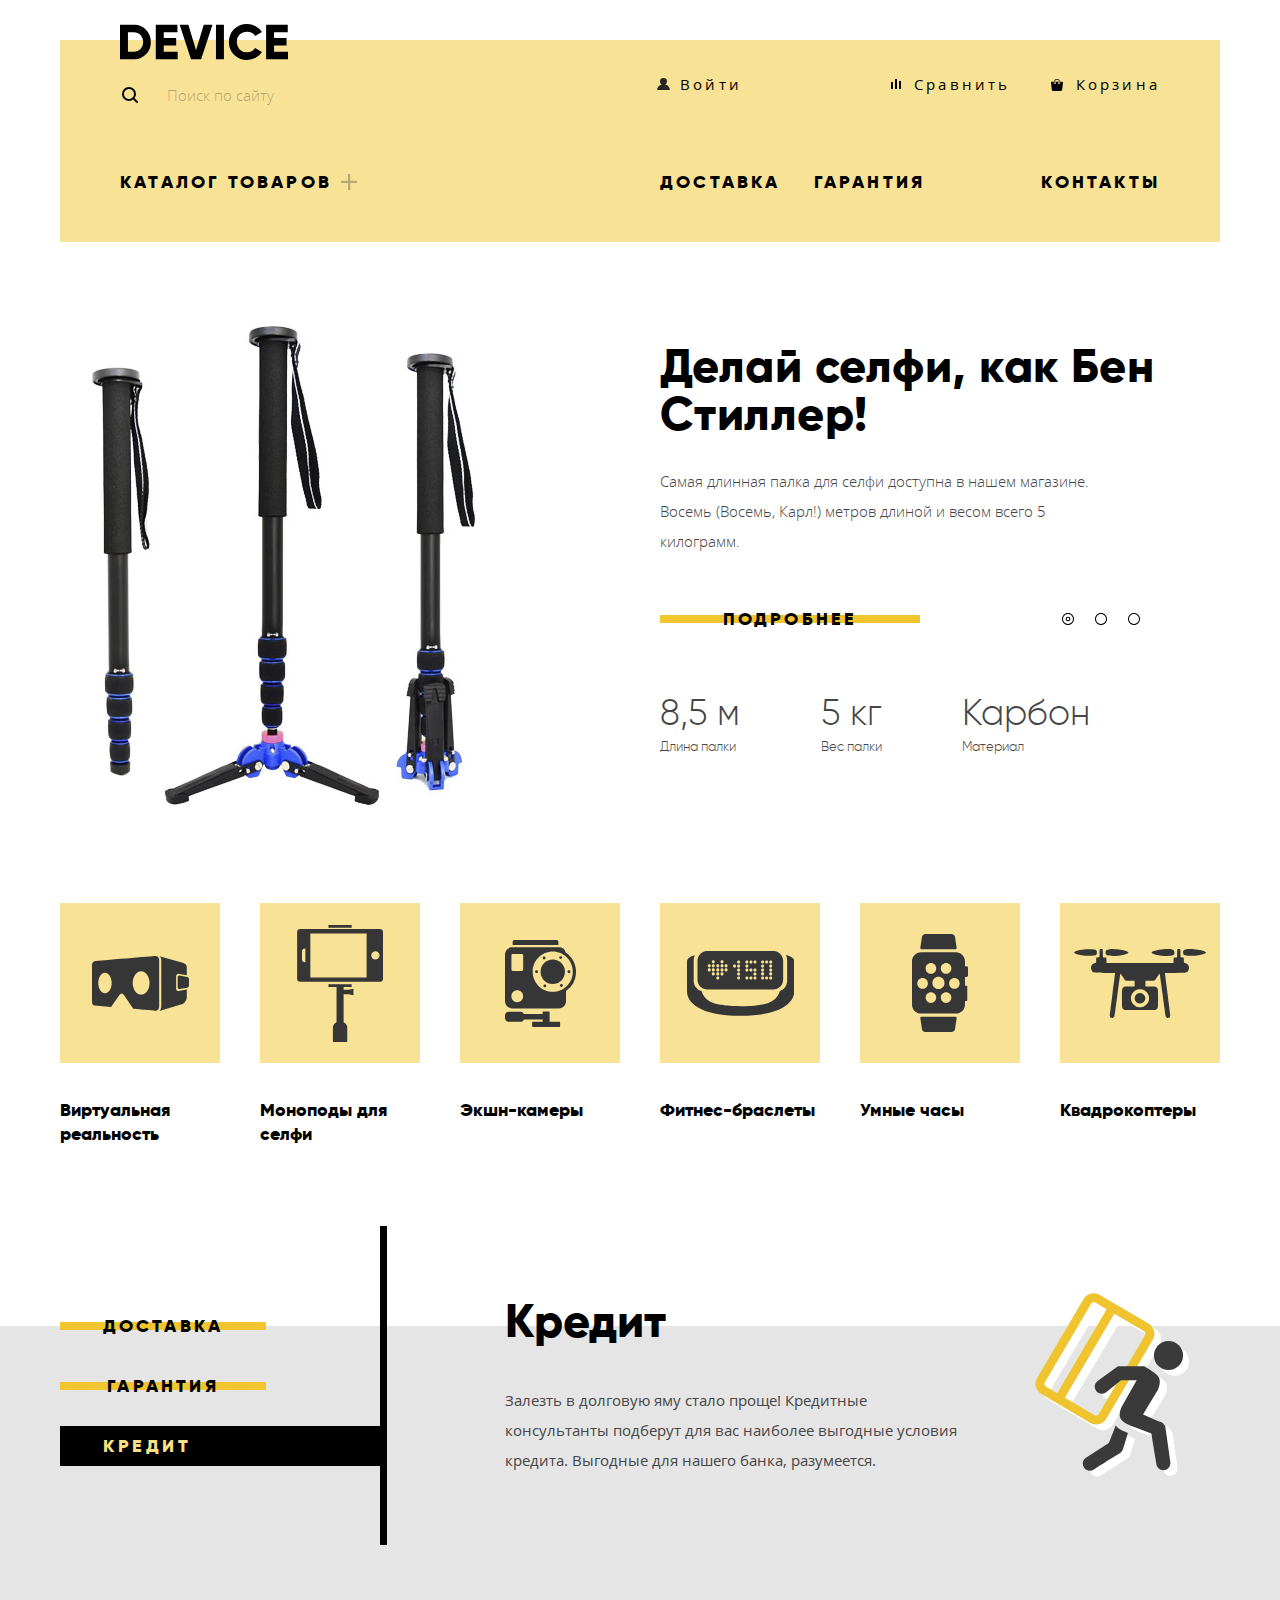
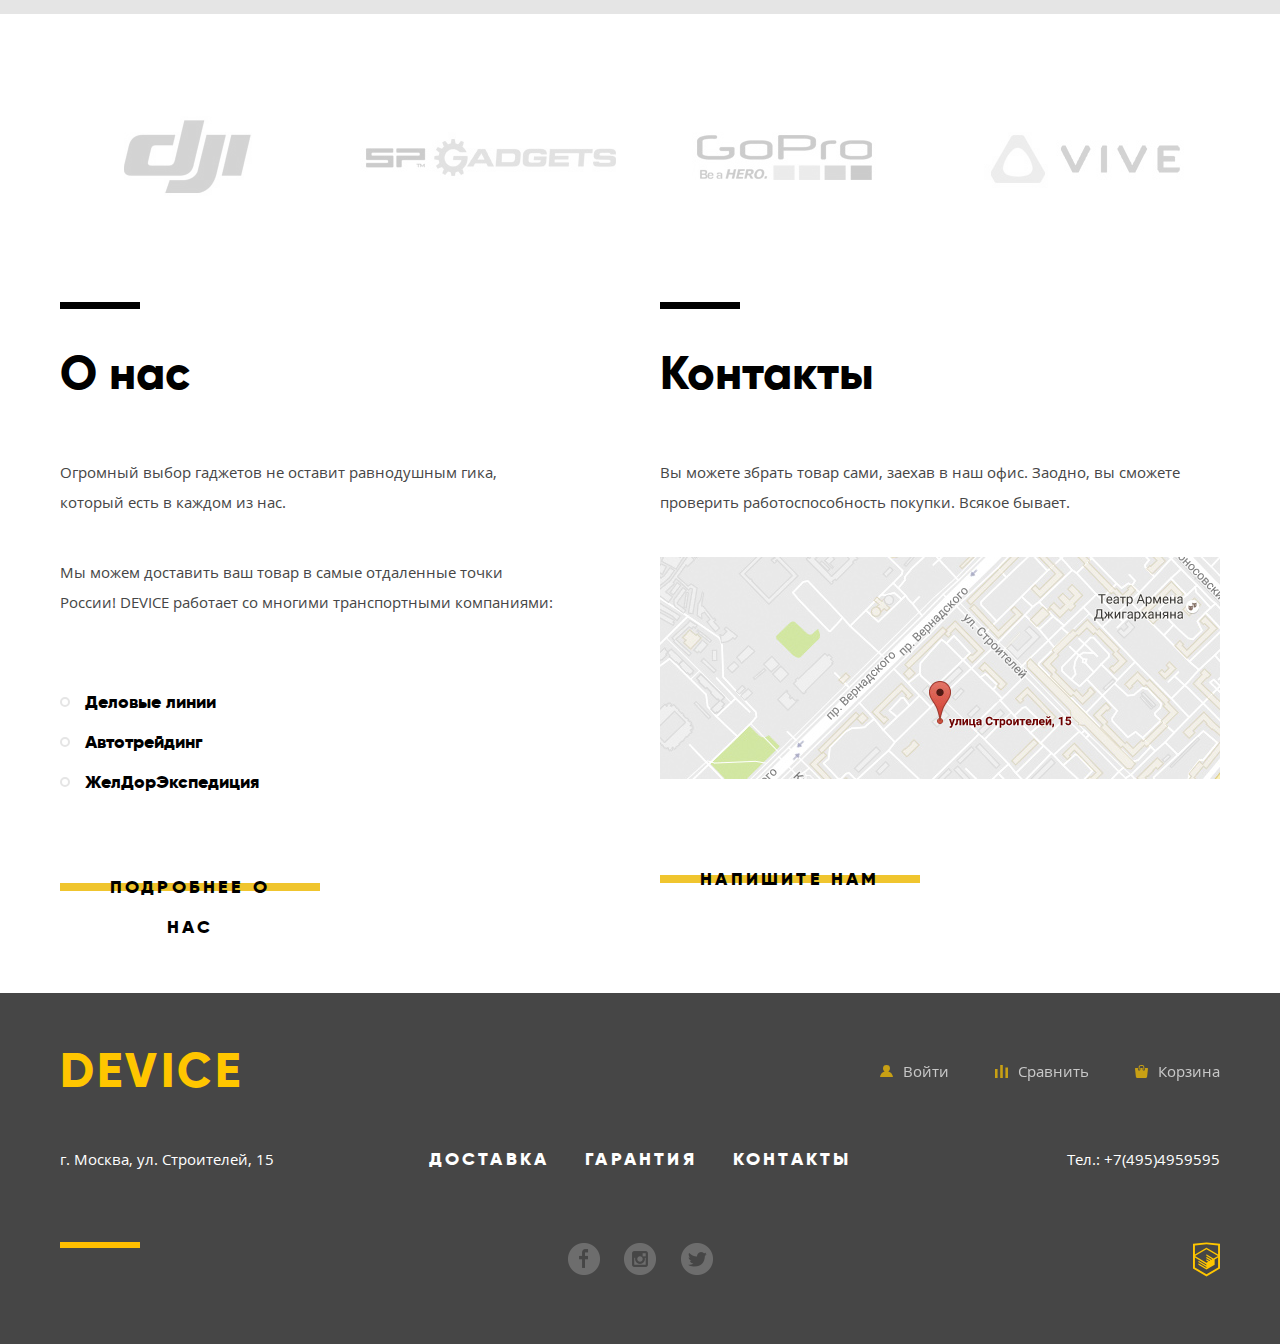
<file: index.html>
<!DOCTYPE html>
<html lang="ru">
  <head>
    <meta charset="utf-8">
    <title>HTML Academy: Девайс</title>
    <link href="css/reset.css" rel="stylesheet">
    <link href="css/style.min.css" rel="stylesheet">
  </head>
  <body>           
     <div class="container">
      <header class="main-header">
          <nav class="main-navigation">
              <div class="header-logo">
                <a class="main-header-logo">
                    <img src="img/logo.svg" width="168" height="54" alt="Логотип DEVICE" class="willfade">
                </a>
              </div>
                <ul class="user-navigation">
                    <li class="search-link user-item">
                      <form method="get" name="formforsearch" id="searchform" class="search-form">
                        <input class="search" name="search" placeholder="Поиск по сайту" type="search">
                        <button class="search-btn" type="submit">Найти</button>
                      </form>
                    </li>
                    <li class="user-item "><a href="login.html" class="willfade user-link user-link-login">Войти</a></li>
                    <li class="user-item compare"><a href="compare.html" class="willfade user-link user-link-compare" >Сравнить</a></li>
                    <li class="user-item cart">
                      <a href="cart.html" class="willfade user-link user-link-cart">Корзина</a>
                    </li>
                </ul>
                <ul class="site-navigation">
                  <li class="site-item catalog"><a href="catalog.html"  class="willfade site-link site-navigation-cotalog">Каталог товаров</a>
                    <nav class="submenu">
                      <ul class="submenu-column">
                        <li class="submenu-item"><a href="vr.html" class="willfade submenu-link">Виртуальная реальность</a></li>
                        <li class="submenu-item"><a href="monopod.html" class=" willfade submenu-link">Моноподы для селфи</a></li>
                        <li class="submenu-item"><a href="action-cam.html" class="willfade submenu-link">Экшн-камеры</a></li>
                      </ul>
                      <ul class="submenu-column">
                        <li class="submenu-item"><a href="fitness-bracelet.html" class="willfade submenu-link">Фитнес-браслеты</a></li>
                        <li class="submenu-item"><a href="smart-watch.html" class="willfade submenu-link">Умные часы</a></li>
                      </ul>
                      <ul class="submenu-column">
                        <li class="submenu-item"><a href="quadcopter.html" class="willfade submenu-link">Квадрокоптер</a></li>
                      </ul>
                    </nav>    
                  </li>
                  <li class="site-item delivery"><a href="delivery.html" class="willfade site-link">Доставка</a></li>
                  <li class="site-item guarantee"><a href="guarantee.html" class="willfade site-link">Гарантия</a></li>
                  <li class="site-item contact"><a href="contacts.html" class="willfade site-link">Контакты</a></li>
                </ul>
          </nav>
        </header>
      </div>  
      <main class="main-index">
<div class="container">

        <div class="slider-item slider1">
            <div class="slider-image"></div>
            <div class="slider-info">
              <h2 class="title">
                Делай селфи, как Бен Стиллер!
              </h2>
              <p class="slider-text">Самая длинная палка для селфи доступна в нашем магазине.
                Восемь (Восемь, Карл!) метров длиной и весом всего 5 килограмм.
              </p>
    
                <div class="slider-button">
                    <a class="button btn-communication" href="about.html">ПОДРОБНЕЕ</a>
                    <ul>
                      <li>
                          <a class="slider-btn-active " href=""></a>
                      </li>
                      <li>
                          <a class="slider-btn" href=""></a>
                      </li>
                      <li>
                          <a class="slider-btn"></a>
                      </li>
                    </ul>
                </div>
                <div class="slider-advantages1">
                  <div>
                      <p class="advantages-name">8,5 м</p>
                      <p class="advantages-description">Длина палки</p>
                  </div>
                  <div>
                      <p class="advantages-name">5 кг</p>
                      <p class="advantages-description">Вес палки</p>
                  </div>
                  <div>
                      <p class="advantages-name">Карбон</p>
                      <p class="advantages-description">Материал</p>
                  </div>
                </div>
            </div>
          </div>

          <div class="slider-item slider2 visually-hidden">
              <div class="slider-image"></div>
              <div class="slider-info">
                <h2 class="title">
                 Худеем правильно!
                </h2>
                <p class="slider-text">Мотивирующие фитнес-браслеты помогут найти в себе силы не пропускать занятия и соблюдать диету.</p>
      
                  <div class="slider-button">
                      <a class="button btn-about btn-communication" href="about.html">ПОДРОБНЕЕ</a>
                      <ul class="slider-item">
                        <li>
                            <a class="slider-btn " href=""></a>
                        </li>
                        <li>
                            <a class="slider-btn-active" href=""></a>
                        </li>
                        <li>
                            <a class="slider-btn"></a>
                        </li>
                      </ul>
                  </div>
                  <div class="slider-advantages">
                    <div>
                        <p class="advantages-name">48 часов</p>
                        <p class="advantages-description">Без подзарядки</p>
                    </div>
                  </div>
              </div>
            </div>

          <div class="slider-item slider3 visually-hidden">
              <div class="slider-image"></div>
              <div class="slider-info">
                <h2 class="title">
                  Пархает как бабочка, жалит как пчела!
                </h2>
                <p class="slider-text">Этот обычный, на первый взгляд, квадрокоптер оснащен
                  мощным лазером, замаскированным под стандартную камеру.</p>
      
                  <div class="slider-button">
                      <a class="button btn-communication" href="about.html">ПОДРОБНЕЕ</a>
                      <ul class="slider-item">
                        <li>
                            <a class="slider-btn " href=""></a>
                        </li>
                        <li>
                            <a class="slider-btn" href=""></a>
                        </li>
                        <li>
                            <a class="slider-btn-active"></a>
                        </li>
                      </ul>
                  </div>
                  <div class="slider-advantages">
                    <div>
                        <p class="advantages-name">800 м</p>
                        <p class="advantages-description">Дальность полета</p>
                    </div>
                    <div>
                        <p class="advantages-name">50 м</p>
                        <p class="advantages-description">Радиус поражения</p>
                    </div>
                  </div>
              </div>
            </div>

      <section class="categories-catalog">
        <ul class="categories-list">
          <li class="categories-item">
            <a href="">
                <div class="categories-thumb">
                  <p class="popular popular-1"> </p>
                </div>

                <div class="categories-title">
                    <h3>
                        Виртуальная реальность
                    </h3>
                </div>
            </a>
          </li>
          <li class="categories-item">
              <a href="">
                  <div class="categories-thumb">
                      <p class=" popular popular-2"> </p>
                  </div>
                  <div class="categories-title">
                      <h3>
                          Моноподы для селфи
                      </h3>
                  </div>
              </a>
          </li>
          <li class="categories-item">
              <a href="">
                  <div class="categories-thumb">
                      <p class=" popular popular-3"> </p>
                    </div>
                  <div class="categories-title">
                      <h3>
                          Экшн-камеры
                      </h3>
                  </div>
              </a>
          </li>
          <li class="categories-item">
              <a href="">
                  <div class="categories-thumb">
                      <p class="popular popular-4"> </p>
                    </div>
                  <div class="categories-title">
                      <h3>
                          Фитнес-браслеты
                      </h3>
                  </div>
              </a>
          </li>
          <li class="categories-item">
              <a href="">
                  <div class="categories-thumb">
                      <p class="popular popular-5"> </p>
                    </div>
                  <div class="categories-title">
                      <h3>
                          Умные часы
                      </h3>
                  </div>
              </a>
          </li>
          <li class="categories-item">
              <a href="">
                  <div class="categories-thumb">
                      <p class="popular popular-6"> </p>
                    </div>
                  <div class="categories-title">
                      <h3>
                          Квадрокоптеры
                      </h3>
                  </div>
              </a>
          </li>
        </ul>
      </section>
    </div>

      <section class="advantages ">
        <div class="container">
          <div class="advantages-info ">
            <div class="button-column">
                <a class="button btn-communication" href="">ДОСТАВКА</a>
                <a class="button btn-communication" href="">ГАРАНТИЯ</a>
                <p class="advantages-active">КРЕДИТ</p>
              </div>
            <div class="advantages-line"></div>
            <div class="advantages-text">
              <h2 class="title">Кредит</h2>
              <p>Залезть в долговую яму стало проще! Кредитные консультанты подберут для вас наиболее выгодные условия кредита. Выгодные для нашего банка, разумеется.</p>
            </div>
           <div class="credit-img"></div>
          </div>

          <div class="advantages-info warranty visually-hidden  ">
            <div class="button-column">
                <a class="button btn-communication" href="">ДОСТАВКА</a>
                <p class="advantages-active" >ГАРАНТИЯ</p>
                <a class="button btn-communication" href="" >КРЕДИТ</a>
              </div>
            <div class="advantages-line"></div>
            <div class="advantages-text">
              <h2 class="title">Гарантия</h2>
              <p>Если из-за возгорания купленного у нас товара у вас сгорит дом - не переживайте, мы выдадим вам новый. Товар, не дом, конечно же.</p>
            </div>
           <div class="warranty-img"></div>
          </div>

          <div class="advantages-info visually-hidden ">
            <div class="button-column">
                <p class="advantages-active" >ДОСТАВКА</p>
                <a class="button btn-communication" href="">ГАРАНТИЯ</a>
                <a class="button  btn-communication" href="">КРЕДИТ</a>
            </div>
            <div class="advantages-line"></div>
            <div class="advantages-text">
              <h2 class="title">Доставка</h2>
              <p>Мы с удовольствием доставим ваш товар прямо к вашему подъезду совершенно бесплатно! Ведь мы неплохо заработаем, поднимая его на ваш этаж.</p>
            </div>
           <div class="delivery-img"></div>
          </div>
        </div>
      </section>

      <div class="container">
          <ul class="brand-list brand-catalog">
            <li class="brand-item">
                <a href="">
                    <p class="brand-img logo-1"></p>
                </a>
            </li>
            <li class="brand-item">
                <a href="">
                    <p class="brand-img logo-2">
                       
                    </p>
                </a>
            </li>
            <li class="brand-item">
                <a href="">
                    <p class="brand-img logo-3">
                        
                    </p>
                </a>
              </li>
            <li class="brand-item">
                <a href="">
                    <p class="brand-img logo-4">
                       
                    </p>
                </a>
            </li>
         </ul>
         

      
      <section class="modal modal-message">
          <h2 class="visually-hidden" >Форма обратной связи</h2>
          <button class="modal-close" type="button" value = "Закрыть это окно">Закрыть</button>
          <form class="message-form" name="sentMessage" id="contactForm">   
              <div class="name-email">     
                  <div class="form-group">
                    <label for="name" class="sentlabel">Ваше имя</label>
                    <input name="name" class="sentinput" type="text" id="name"  placeholder="Имя Фамилия">
                  </div>
                  <div class="form-group">
                    <label for="email" class="sentlabel">Ваш e-mail</label>
                    <input name="email" class="sentinput" id="email" type="email"  placeholder="email@example.com">
                  </div>
                </div>  
              
                  <div class="message-group">
                    <label for="message" class="sentlabel">Текст письма:</label>
                    <textarea name="message" class="sentinput textarea" id="message"  placeholder="В свободной форме " ></textarea>
                  </div>
              <button class="button" type="submit">ОТПРАВИТЬ</button>
            
            </form>
      </section>
        <div class="communication-columns">
        <section class="about-communication">
            <div class="black-line"></div>
            <h2 class="title">О нас</h2>
            <p class="communication-columns-text">
              Огромный выбор гаджетов не оставит равнодушным гика,<br>
              который есть в каждом из нас.
            </p>
            <p>
              Мы можем доставить ваш товар в самые отдаленные точки<br>
              России! DEVICE работает со многими транспортными компаниями:
            </p>
    
            <ul class="logistics">
              <li class="logistic-icon">Деловые линии</li>
              <li class="logistic-icon avtotreid">Автотрейдинг</li>
              <li class="logistic-icon">ЖелДорЭкспедиция</li>
            </ul>
            <a class="button  btn-communication" href="about.html">ПОДРОБНЕЕ О НАС</a>
          </section>
    
          <section class="contacts-communication">
              <div class="black-line"></div>
            <h2 class="title">Контакты</h2>
            <p class="communication-columns-text">
              Вы можете збрать товар сами, заехав в наш офис. Заодно, вы сможете <br>
              проверить работоспособность покупки. Всякое бывает.
            </p>
            <!--Здесь будет карта-->
            <a class=" contacts-button-map" href="">
                <img src="img/map.jpg" class="contacts-communication-map " width="560" height="222" alt="Схема проезда">
            </a>
            <a class="button btn-communication send-message" href="">НАПИШИТЕ НАМ</a>
          </section>
        </div>

          <section class="modal modal-map">
            <h2 class="visually-hidden">
              Как до нас добраться
            </h2>
            <iframe src="https://www.google.com/maps/embed?pb=!1m18!1m12!1m3!1d1998.6037999040354!2d30.322010416394033!3d59.938716271971415!2m3!1f0!2f0!3f0!3m2!1i1024!2i768!4f13.1!3m3!1m2!1s0x4696310fca5ba729%3A0xea9c53d4493c879f!2sBolshaya+Konyushennaya+ul.%2C+19%2C+Sankt-Peterburg%2C+Russia%2C+191186!5e0!3m2!1sen!2s!4v1441888483426" width="960" height="559" allowfullscreen></iframe>

            <button class="modal-close" type="button" value = "Закрыть это окно">Закрыть</button>
          </section>
  </div>
</main>

    <footer class="main-footer">
        <div class="container">
          <div class="footerrow">
              <div class="logo willfade">DEVICE</div>
              <ul class="footer-user-navigation">
                  <li class="user-item login-footer">
                    <a href="login.html" class="willfadesecond user-link user-login">Войти</a>
                  </li>
                  <li class="user-item compare-footer "><a href="compare.html" class="willfadesecond user-link user-compare" >Сравнить</a></li>
                  <li class="user-item cart-footer"><a href="cart.html" class="willfadesecond user-link user-cart ">Корзина</a></li>
              </ul>
          </div>
          <div class="footerrow centerrow">
            <div class="address">
              <p class="footer-contacts">
                г. Москва, ул. Строителей, 15
              </p>
            </div>
              <nav class="footer-navigation">
                <ul class="footer-site-navigation">
                  <li><a href="delivery.html" class="willfade site-link">Доставка</a></li>
                  <li class="guarantee-footer"><a href="guarantee.html" class=" willfade site-link">Гарантия</a></li>
                  <li><a href="contacts.html" class="willfade site-link">Контакты</a></li>
                </ul>
              </nav>
              <div class="contacts">
                <p class="footer-contacts">
                  <a href="tel:+74954959595">Тел.: +7(495)4959595</a>
                </p>
              </div>
            </div>
          <div class="footerrow">
              <div class="footer-line"></div>
              <div class="footer-social">
                  <ul class="footer-social-navigation">
                      <li><a class="social-button willfadesecond" href="#" aria-label="Наша компания в Фейсбук"><img src="img/facebook.png" width="32" 
                        height="32" alt="Иконка Фейсбук"></a></li>
                      <li class="icon-inst"><a class="social-button willfadesecond" href="#" aria-label="Наша компания в Инстаграм"><img src="img/instagram.png" width="32" 
                        height="32" alt="Иконка Инстаграм"></a></li>
                      <li><a class="social-button willfadesecond" href="#" aria-label="Наша компания в Твиттер"><img src="img/twitter.png" width="32" 
                        height="32" alt="Иконка Твиттер"></a></li>
                  </ul>
              </div>
              <div class="logo-academy">
              <a href="https://htmlacademy.ru/intensive/htmlcss" class="academy-logo willfade">
                <img src="img/svg-device/logo-html.svg" width="27" height="35" alt="Логотип htmlacademy">
              </a>
              </div>
          </div>
        </div>

        
 </footer>   

 <script>
  var link = document.querySelector(".send-message");
  
  var popup = document.querySelector(".modal-message");
  var close = popup.querySelector(".modal-close");
  
  var form = popup.querySelector("form");
  var name = popup.querySelector("[name=name]");
  var email = popup.querySelector("[name=email]");
  var message = popup.querySelector("[name=message]");
  
  var isStorageSupport = true;
  var storage = "";

  try {
    storage = localStorage.getItem("name");
  } catch (err) {
    isStorageSupport = false;
  }
  
  link.addEventListener("click", function (evt) {
    evt.preventDefault();
    popup.classList.add("modal-show");
    
    if (storage) {
      name.value = storage;
      email.focus();
    } else {
      name.focus();
    }
  });
  
  close.addEventListener("click", function (evt) {
    evt.preventDefault();
    popup.classList.remove("modal-show");
    popup.classList.remove("modal-error");
  });
  
  form.addEventListener("submit", function (evt) {
    if (!name.value || !email.value) {
      evt.preventDefault();
      popup.classList.remove("modal-error");
      popup.offsetWidth = popup.offsetWidth;
      popup.classList.add("modal-error");
    } else {
      if (isStorageSupport) {
        localStorage.setItem("name", name.value);
      }
    }
  });
  
  window.addEventListener("keydown", function (evt) {
    if (evt.keyCode === 27) {
      evt.preventDefault();
      if (popup.classList.contains("modal-show")) {
        popup.classList.remove("modal-show");
        popup.classList.remove("modal-error");
      }
    }
  });

  var mapLink = document.querySelector(".contacts-button-map");

  var mapPopup = document.querySelector(".modal-map");
  var mapClose = mapPopup.querySelector(".modal-close");

  mapLink.addEventListener("click", function (evt) {
    evt.preventDefault();
    mapPopup.classList.add("modal-show");
  });

  mapClose.addEventListener("click", function (evt) {
    evt.preventDefault();
    mapPopup.classList.remove("modal-show");
  });

  window.addEventListener("keydown", function (evt) {
    evt.preventDefault();
    if (evt.keyCode === 27) {
      if (mapPopup.classList.contains("modal-show")) {
        mapPopup.classList.remove("modal-show");
      }
    }
  });
  
  </script>


  </body>
</html>
</file>
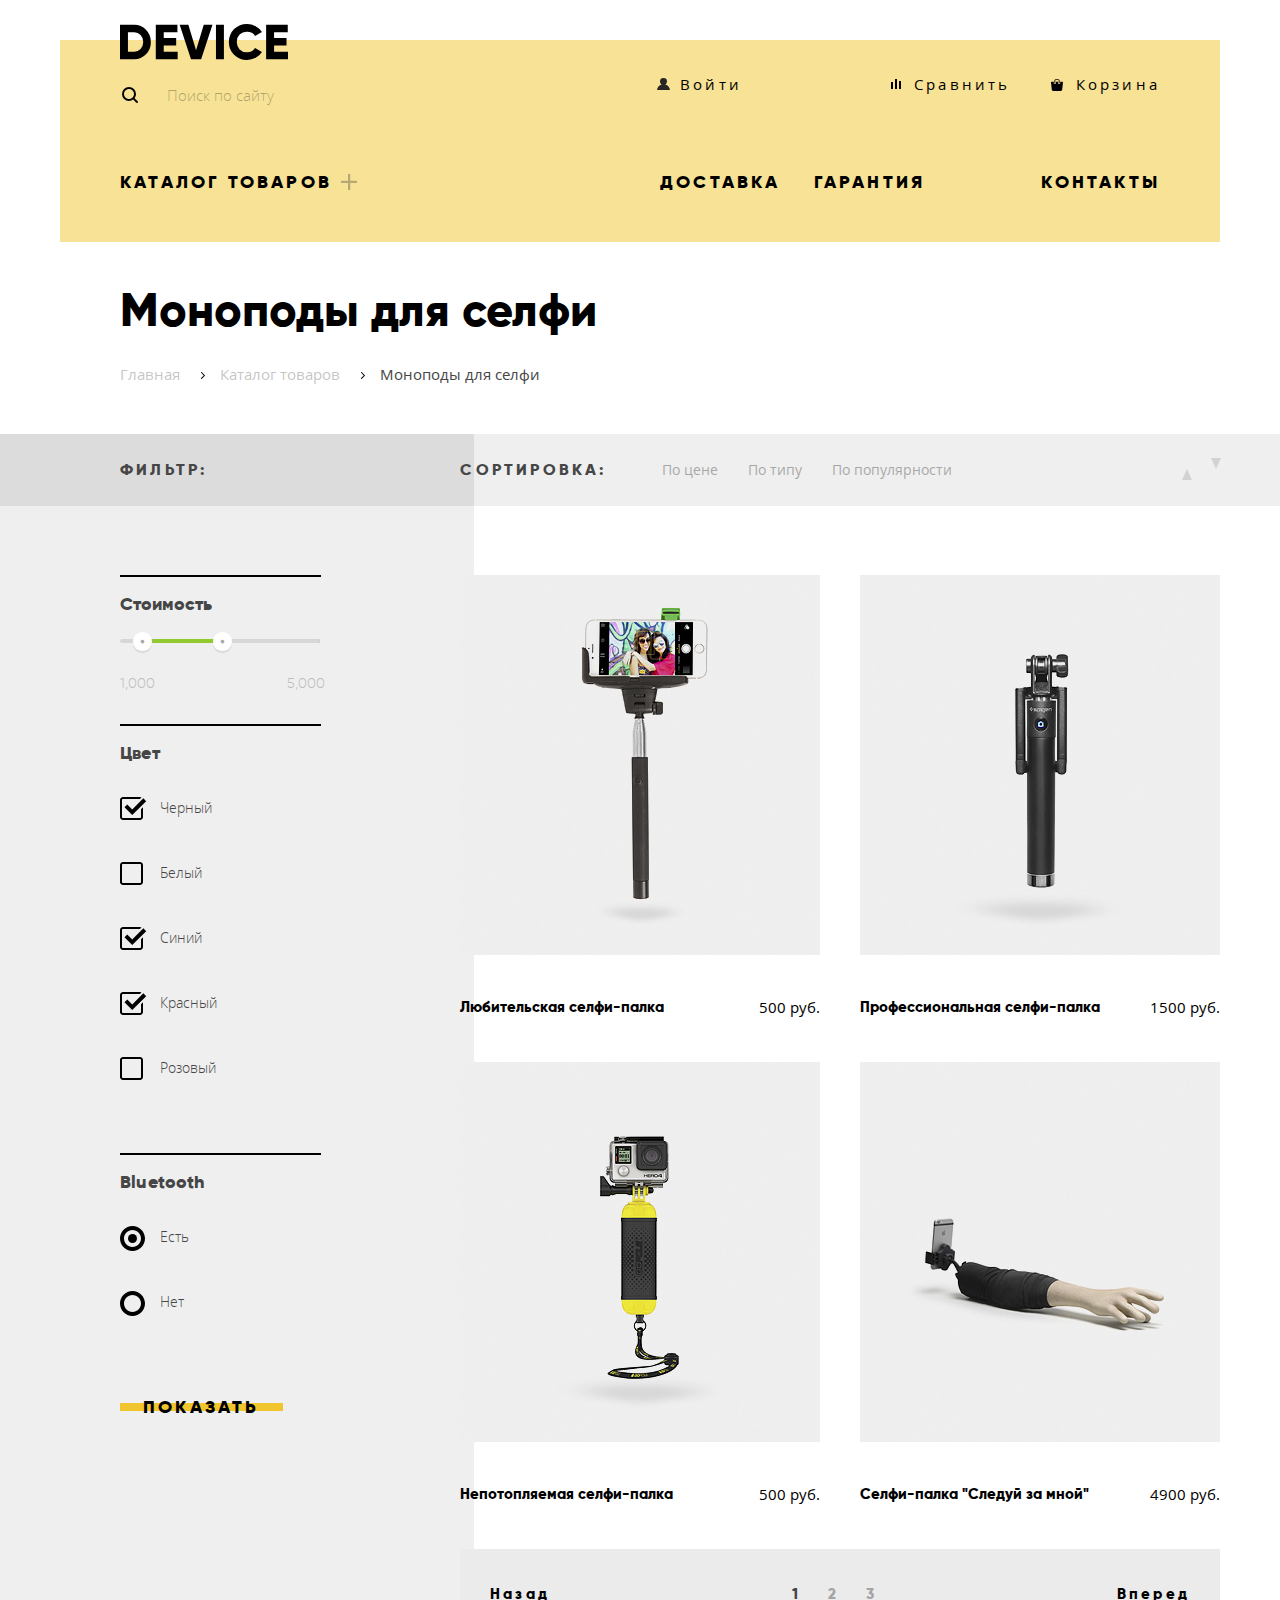
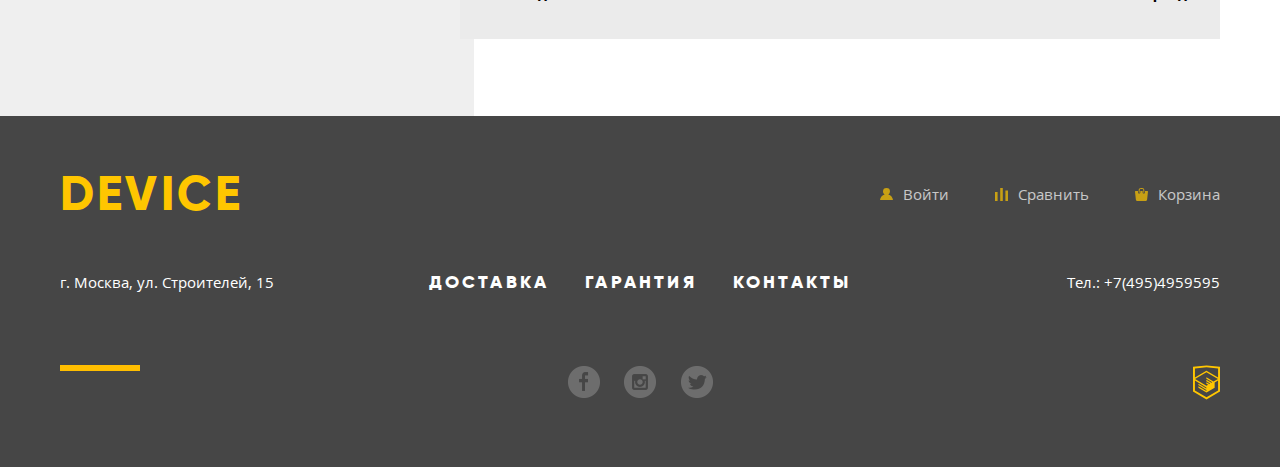
<file: catalog.html>
<!DOCTYPE html>
<html lang="ru">
  <head>
    <meta charset="utf-8">
    <title>HTML Academy: Девайс</title>
    <link href="css/reset.css" rel="stylesheet">
    <link href="css/style.min.css" rel="stylesheet">
  
  </head>
  <body>
    <div class="container">
        <header class="main-header">
            <nav class="main-navigation">
                <div class="header-logo">
                    <a class="main-header-logo" href="index.html">
                        <img src="img/logo.svg" width="168" height="54" alt="Логотип DEVICE" class="willfade">
                    </a>
                </div>
                <ul class="user-navigation">
                    <li class="search-link user-item">
                    <form method="get" name="formforsearch" id="searchform" class="search-form">
                        <input class="search" name="search" placeholder="Поиск по сайту" type="search">
                        <button class="search-btn" type="submit">Найти</button>
                    </form>
                    </li>
                    <li class="user-item "><a href="login.html" class="willfade user-link user-link-login">Войти</a></li>
                    <li class="user-item compare"><a href="compare.html" class="willfade user-link user-link-compare" >Сравнить</a></li>
                    <li class="user-item cart">
                    <a href="cart.html" class="willfade user-link user-link-cart">Корзина</a>
                    </li>
                </ul>
                <ul class="site-navigation">
                    <li class="site-item catalog"><a href="catalog.html"  class="willfade site-link site-navigation-cotalog">Каталог товаров</a>
                        <nav class="submenu">
                            <ul class="submenu-column">
                                <li class="submenu-item"><a href="vr.html" class="willfade submenu-link">Виртуальная реальность</a></li>
                                <li class="submenu-item"><a href="monopod.html" class=" willfade submenu-link">Моноподы для селфи</a></li>
                                <li class="submenu-item"><a href="action-cam.html" class="willfade submenu-link">Экшн-камеры</a></li>
                            </ul>
                            <ul class="submenu-column">
                                <li class="submenu-item"><a href="fitness-bracelet.html" class="willfade submenu-link">Фитнес-браслеты</a></li>
                                <li class="submenu-item"><a href="smart-watch.html" class="willfade submenu-link">Умные часы</a></li>
                            </ul>
                            <ul class="submenu-column">
                                <li class="submenu-item"><a href="quadcopter.html" class="willfade submenu-link">Квадрокоптер</a></li>
                            </ul>
                        </nav>    
                    </li>
                    <li class="site-item delivery"><a href="delivery.html" class="willfade site-link">Доставка</a></li>
                    <li class="site-item guarantee"><a href="guarantee.html" class="willfade site-link">Гарантия</a></li>
                    <li class="site-item contact"><a href="contacts.html" class="willfade site-link">Контакты</a></li>
                </ul>
            </nav>
        </header>
    </div>  


        <main class="main">
           <div class="container">
            <div class="catalog-page-title">
                <h1 class="title page-title">Моноподы для селфи</h1>
                <ul class="breadcrumbs">
                    <li><a href="index.html" class="breadcrumbs-item">Главная</a></li>
                    <li><a href="catalog.html" class="breadcrumbs-item">Каталог товаров</a></li>
                    <li class="breadcrumbs-current">Моноподы для селфи</li>
                </ul>
            </div>
             </div>


        <div class="filters-container">
                <div class="container">
                    <div class="catalog-filters">
                            <ul class="filters-item">
                                <li class="filters-name one"><h3>ФИЛЬТР:</h3></li>
                                <li class="filters-name two"><h3>СОРТИРОВКА:</h3></li>
                                <li class="sort-item sort-price"><a href="" class="">По цене</a></li>
                                <li class="sort-item sort-type"><a href="" class="">По типу</a></li>
                                <li class="sort-item sort-popularity"><a href="" class="">По популярности</a></li>
                                <li class="upward-direction">
                                    <a class="upward" href="#" aria-label="Снизу вверх">
                                    </a>
                                </li>
                                <li class="downward-direction">
                                    <a class="downward" href="#" aria-label="Сверху вниз">
                                    </a>
                                </li>
                            </ul>
                        </div>
                    </div>
            </div>

<div class="catalog-container">
    <div class="container">
            <div class="catalog-columns">
                    <section class="filters">
                        <h2 class="visually-hidden">Фильтр товаров</h2>
                        <form class="filter" method="get" action="https://echo.htmlacademy.ru">
                            <div class="filters-line"></div>
                            <fieldset>
                                    <legend>Стоимость</legend>
                                    <div class="rangeslider">
                                        <div id="slider-range"></div>
                                        <div class="row slider-labels">
                                            <div>
                                               <span id="slider-range-value1" class="rng range_max light left"></span>
                                            </div>
                                            <div >
                                               <span id="slider-range-value2" class="rng range_max light right"></span>
                                            </div>
                                          </div>                                          
                                    </div>
                             </fieldset>
                            <div class="filters-line"></div>
                            <fieldset>
                                <legend class="legend">Цвет</legend>
                                <ul>
                                    <li class="filter-option">
                                        <label class="checkbox">
                                            <input class="visually-hidden filter-input filter-input-checkbox" type="checkbox" name="black" id="filter-black" checked>
                                            <span class="checkbox_mark"></span>
                                        Черный
                                        </label>
                                    </li>
                                    <li class="filter-option">
                                        <label class="checkbox">
                                            <input class="visually-hidden filter-input filter-input-checkbox" type="checkbox" name="white" id="filter-white" >
                                            <span class="checkbox_mark"></span>
                                            Белый
                                        </label>
                                    </li>
                                    <li class="filter-option">
                                        <label class="checkbox">
                                            <input class="visually-hidden filter-input filter-input-checkbox" type="checkbox" name="dark-blue" id="filter-dark-blue" checked>
                                            <span class="checkbox_mark"></span>
                                            Синий
                                        </label>
                                    </li>
                                    <li class="filter-option">
                                        <label class="checkbox">
                                            <input class="visually-hidden filter-input filter-input-checkbox" type="checkbox" name="red" id="filter-red"  checked>
                                            <span class="checkbox_mark"></span>
                                        Красный   
                                        </label>
                                    </li>
                                    <li class="filter-option">
                                        <label class="checkbox">
                                            <input class="visually-hidden filter-input filter-input-checkbox" type="checkbox" name="pink" id="filter-pink" >
                                            <span class="checkbox_mark"></span>
                                            Розовый
                                        </label>
                                    </li>
                                </ul>
                            </fieldset>
                            <div class="filters-line"></div>
                            <fieldset>
                                <legend class="legend">Bluetooth</legend>
                                <ul>
                                    <li class="filter-option">
                                        <label class="checkbox">
                                            <input class="visually-hidden filter-input filter-input-radio" type="radio" name="Bluetooth" value="have" id="filter-have-bluetooth" checked>
                                            <span class="radio"></span>
                                            Есть
                                        </label>
                                    </li>
                                    <li class="filter-option">
                                        <label class="checkbox">
                                            <input class="visually-hidden filter-input filter-input-radio" type="radio" name="Bluetooth" value="navent" id="filter-havent-bluetooth">
                                            <span class="radio"></span>
                                            Нет
                                        </label>
                                    </li>
                                </ul>
                            </fieldset>
                            <button type="submit" class="filter-button button">ПОКАЗАТЬ</button>
                        </form>
                    </section>
    
                    <section class="catalog-selfi">
                        <h2 class="visually-hidden">Список моноподов для селфи</h2>
                        <ul class="catalog-list">
    
                            <li class="catalog-item ">
                                <a href="catalog-item.html">
                                    <p class="catalog-item-image">
                                        <img src="img/item-1.jpg" width="360" height="380" alt="Любительская селфи палка">
                                    </p>
                                    <div class="catalog-info">
                                        <h3 class="catalog-category">
                                            Любительская селфи-палка   
                                        </h3>
                                        <p class="catalog-item-price">500 руб.</p>
                                    </div>
                                </a>
                                <div class="catalog-item-batton">
                                    <div class="button-cont">
                                        <a class="button" href="">В КОРЗИНУ</a>
                                        <a class="button-hover willfadesecond" href="">добавить к сравнению</a>
                                    </div>
                                </div>
                            </li>
    
                            <li class="catalog-item">
                                <a href="catalog-item.thml">
                                    <p class="catalog-item-image">
                                        <img src="img/item-2.jpg" width="360" height="380" alt="Профессиональная селфи-палка">
                                    </p>
                                    <div class="catalog-info">
                                        <h3 class="catalog-category">
                                            Профессиональная селфи-палка
                                        </h3>
                                        <p class="catalog-item-price">1500 руб.</p>
                                    </div>
                                </a>
                                <div class="catalog-item-batton">
                                    <div class="button-cont">
                                        <a class="button" href="">В КОРЗИНУ</a>
                                        <a class="button-hover willfadesecond" href="">добавить к сравнению</a>
                                    </div>
                                </div>
                            </li>
    
                            <li class="catalog-item">
                                <a href="catalog-item.thml">
                                    <p class="catalog-item-image">
                                        <img src="img/item-3.jpg" width="360" height="380" alt="Непотопляемая селфи-палка">
                                    </p>
                                    <div class="catalog-info">
                                        <h3 class="catalog-category">
                                            Непотопляемая селфи-палка   
                                        </h3>
                                        <p class="catalog-item-price">500 руб.</p>
                                    </div>
                                </a>
                                <div class="catalog-item-batton">
                                    <div class="button-cont">
                                        <a class="button" href="">В КОРЗИНУ</a>
                                        <a class="button-hover willfadesecond" href="">добавить к сравнению</a>
                                    </div>
                                </div>
                            </li>
    
                            <li class="catalog-item">
                                <a href="catalog-item.thml">
                                    <p class="catalog-item-image">
                                        <img src="img/item-4.jpg" width="360" height="380" alt="Селфи-палка Следуй за мной">
                                    </p>
                                    <div class="catalog-info">
                                        <h3 class="catalog-category">
                                            Селфи-палка "Следуй за мной"
                                        </h3>
                                        <p class="catalog-item-price">4900 руб.</p>
                                    </div>
                                </a>
                                <div class="catalog-item-batton">
                                    <div class="button-cont">
                                        <a class="button" href="">В КОРЗИНУ</a>
                                        <a class="button-hover willfadesecond" href="">добавить к сравнению</a>
                                    </div>
                                </div>
                            </li>
                        </ul>
    
                        <div class="pagination">
                            <a class="button-pagination" href="">Назад</a>
                                <ul class="pagination-list">
                                    <li class="pagination-item"><a >1</a></li>
                                    <li class="pagination-item "><a href="#" class="pagination-num">2</a></li>
                                    <li class="pagination-item"><a href="#" class="pagination-num">3</a></li>
                                </ul>
                            <a class="button-pagination" href="">Вперед</a>
                        </div>
                    </section>
                </div>
    </div>
</div>
            
         </main>

    
 <footer class="main-footer">
     <div class="container">
         <div class="footerrow">
            <div class="logo willfade">DEVICE</div>
            <ul class="footer-user-navigation">
                <li class="user-item login-footer">
                     <a href="login.html" class="willfadesecond user-link user-login masked">Войти</a>
                </li>
                <li class="user-item compare-footer "><a href="compare.html" class="willfadesecond user-link user-compare" >Сравнить</a></li>
                <li class="user-item cart-footer"><a href="cart.html" class="willfadesecond user-link user-cart ">Корзина</a></li>
            </ul>
         </div>
         <div class="footerrow centerrow">
             <div class="address">
                <p class="footer-contacts">
                г. Москва, ул. Строителей, 15
                </p>
             </div>
             <nav class="footer-navigation">
                 <ul class="footer-site-navigation">
                     <li><a href="delivery.html" class="willfade site-link">Доставка</a></li>
                     <li class="guarantee-footer"><a href="guarantee.html" class=" willfade site-link">Гарантия</a></li>
                     <li><a href="contacts.html" class="willfade site-link">Контакты</a></li>
                 </ul>
             </nav>
             <div class="contacts">
                 <p class="footer-contacts">
                     <a href="tel:+74954959595">Тел.: +7(495)4959595</a>
                 </p>
            </div>
         </div>
         <div class="footerrow">
             <div class="footer-line"></div>
             <div class="footer-social">
                <ul class="footer-social-navigation">
                    <li><a class="social-button willfadesecond" href="#" aria-label="Наша компания в Фейсбук"><img src="img/facebook.png" width="32" 
                    height="32" alt="Иконка Фейсбук"></a></li>
                    <li class="icon-inst"><a class="social-button willfadesecond" href="#" aria-label="Наша компания в Инстаграм"><img src="img/instagram.png" width="32" 
                    height="32" alt="Иконка Инстаграм"></a></li>
                    <li><a class="social-button willfadesecond" href="#" aria-label="Наша компания в Твиттер"><img src="img/twitter.png" width="32" 
                    height="32" alt="Иконка Твиттер"></a></li>
                </ul>
             </div>
             <div class="logo-academy">
                 <a href="https://htmlacademy.ru/intensive/htmlcss" class="academy-logo willfade">
                 <img src="img/svg-device/logo-html.svg" width="27" height="35" alt="Логотип htmlacademy">
                 </a>
             </div>
         </div>
     </div>
    </footer>      
    <script src="https://ajax.googleapis.com/ajax/libs/jquery/1.8.3/jquery.min.js"></script> 
    <script src="js/script.min.js" ></script>
  </body>
</html>
</file>
<file: css/style.min.css>
/*STYLE CSS*/
@font-face {
    font-family: 'gilroy';
    font-style: normal;
    font-weight: 800;
    src: url('../fonts/gilroyextrabold.woff2') format('woff2'),
     url('../fonts/gilroyextrabold.woff') format('woff');

}


@font-face {
    font-family: 'gilroy';
    font-style: normal;
    font-weight: 300;
    src: url('../fonts/gilroylight.woff2') format('woff2'),
    url('../fonts/gilroylight.woff') format('woff');

}

@font-face {
  font-family: 'opensans';
  font-style: normal;
  font-weight: 400;
  src: url('../fonts/opensans.woff2') format('woff2'),
  url('../fonts/opensans.woff') format('woff');
}

@font-face {
  font-family: 'opensans';
  font-style: normal;
  font-weight: 300;
  src: url('../fonts/opensanslight.woff2') format('woff2'),
  url('../fonts/opensanslight.woff') format('woff');
}

body {
    margin: 0;
    padding: 0;
  
    font-family: 'opensans', Arial, sans-serif;
    font-size: 15px;
    line-height: 30px;
    color: rgb(70,70,70);
    background-color: rgb(255,255,255);

  }
  .im{
    max-width: 100%;
    height: auto;
  }

  .willfade{
    letter-spacing: 3.2px;
  }
  .willfade:hover, .willfade:focus {
    opacity: .6;
  }
  
  .willfade:active {
    opacity: .3;
  }
  
  .willfadesecond{
    opacity: .7;
  }
  .willfadesecond:hover {
    opacity: 1;
  }

  .willfadesecond:active, .willfadesecond:focus {
    opacity: .3;
  }

  a {
    text-decoration: none;
  }
 
  .breadcrumbs-item{
    opacity: .3;
  }
  .breadcrumbs-item:hover {
    opacity: .6;
  }

  .breadcrumbs-item:active, .breadcrumbs-item:focus {
    opacity: .1;
  }



  .legend{
    letter-spacing: 0.18px;
  }

  .button {
    display:inline-block;
    font-family: 'gilroy', Arial, sans-serif; 
    font-weight: bold;
    text-align: center;
    color: rgb(0,0,0);
    vertical-align: middle;
    font-size: 18px;
    line-height: 40px;
    height: 40px;
    letter-spacing: 3.2px;
  
    background-color: transparent;
    border: none;
  }

   .button{
    position: relative;
    padding: 0 23px;
    z-index: 0;
    -webkit-transition: all .3s ease;
    -o-transition: all .3s ease;
    transition: all .3s ease;
  }
  .button:hover::before{
    height:100%;
  }

  .button::before {
    
      content: "";
    
      position: absolute;
      z-index: -1;
          -webkit-transition: all .3s ease;
          -o-transition: all .3s ease;
          transition: all .3s ease;

      height: 8px;
      background: rgb(240,197,46);

      top: 50%;
      -webkit-transform: translateY(-50%);
          -ms-transform: translateY(-50%);
              transform: translateY(-50%);

      left:0;
      width: 100%;

      background-repeat: no-repeat;
      background-position: 0 0;
    }
    
    .button:active{
     color: rgba(0,0,0,0.3)
    }



  .site-navigation,
  .user-navigation,
  .submenu-column,
  .catalog-list{
    list-style: none;
  }

  .main-navigation {
    color: rgb(0,0,0);
    background-color: transparent;
  }

  .user-link{
    font-size: 15px;
    line-height: 30px;
  }

  .site-link{
    font-size: 18px;
    line-height: 24px;
    font-family: 'gilroy', Arial, sans-serif; 
    font-weight: bold;
    text-transform: uppercase;
  }

  .submenu-link{
    font-size: 15px;
    line-height: 36px;
    font-family: 'opensans', Arial, sans-serif; 
    font-weight: lighter;
  }

  .site-navigation a,
  .user-navigation a,
  .catalog-list a{
    color: rgb(0,0,0);
  }    

  .visually-hidden:not(:focus):not(:active){
    position: absolute;

    width: 1px;
    height: 1px;
    margin: -1px;
    border: 0;
    padding: 0;

    white-space: nowrap;
    -webkit-clip-path: inset(100%);
            clip-path: inset(100%);
    clip: rect(0 0 0 0);
    overflow: hidden;

  }

  .submenu{
    display: -webkit-box;
    display: -ms-flexbox;
    display: flex;
    position: absolute;
    z-index: 1;
    background-color: rgb(247,226,150);
    width: 100%;
    left: 0;
    right: 0;
    padding-left: 60px;
    padding-top: 27px;
    padding-bottom: 30px;
    -webkit-box-sizing: border-box;
            box-sizing: border-box;
    visibility: hidden;
  }
  .submenu-column{
    background: transparent;
  }

  .submenu-item{
    width: 220px;
  }
  .contact{
    margin-left: auto;
  }


  .search{
    font-size: 15px;
    line-height: 30px;
    font-family: 'opensans', Arial, sans-serif; 
    font-weight: lighter;

    margin-left: 20px;
    background-color: transparent;

    border: transparent;
    border-bottom: 2px solid transparent;

    width: 270px;
    height: 49px;
  }
  .search::-webkit-input-placeholder{
    color: rgba(0,0,0,0.3);
  }
  .search:-ms-input-placeholder{
    color: rgba(0,0,0,0.3);
  }
  .search::-ms-input-placeholder{
    color: rgba(0,0,0,0.3);
  }
  .search::placeholder{
    color: rgba(0,0,0,0.3);
  }

  .search:hover::-webkit-input-placeholder{
    color: rgba(0,0,0,0.6);
  }

  .search:hover:-ms-input-placeholder{
    color: rgba(0,0,0,0.6);
  }

  .search:hover::-ms-input-placeholder{
    color: rgba(0,0,0,0.6);
  }

  .search:hover::placeholder{
    color: rgba(0,0,0,0.6);
  }
  .search:focus{
    color: rgb(0,0,0);
    border-bottom: 2px solid #000;
  }


  .search-btn{
    font-size: 15px;
    line-height: 36px;
    font-family: 'opensans', Arial, sans-serif; 
    font-weight: lighter;

    display: none;
    border: 2px solid #000;
    background-color: transparent;
    margin: 0px;
    width: 85px;
    height: 49px;
    margin-left: -5px;
    padding-bottom: 7px;
  }
  .search:focus + .search-btn{
    display: inline-block;
    vertical-align: middle;
  }

  .search-btn:hover{
    background-color: rgb(0,0,0);
    color: rgb(255,255,255)
  }
  
  .search-btn:active{
    background-color: rgb(0,0,0);
    color: rgb(255,255,255,0.3)
  }
  
  

/* MAIN */
  .title{
    color:rgb(0,0,0);
    font-size: 47px;
    line-height: 48px;
    font-family: 'gilroy', Arial, sans-serif; 
    font-weight: bold;
  }

  .logistics{
    color:rgb(0,0,0);
    font-size: 18px;
    font-family: 'gilroy', Arial, sans-serif; 
    font-weight: bold;
    margin-top: 70px;
    margin-bottom: 70px;
   }
 
/* FOOTER */
  footer{
    background-color: rgb(70,70,70);
    color:rgb(255,255,255);
  }
  .logo{
    color:rgb(255,198,0);
    font-size: 48px;
    line-height: auto;
    font-family: 'gilroy', Arial, sans-serif;
    font-weight: bold;
  }

  .footer-site-navigation,
  .footer-user-navigation,
  .footer-social-navigation{
    list-style: none;
  }

  .footer-user-navigation a,
  .footer-site-navigation a,
  .footer-contacts a,
  .footer-social-navigation a{
    color: rgb(255,255,255);
  }    
  
  .footer-site-navigation{
    text-transform: uppercase;
  }

  /* Сеточные стили */
 
  .container{
    width: 1160px;
    margin: 0 auto;
    padding: 0 10px;
  }
  
  .main-header{
    background-color:rgb(247,226,150);
    padding-top: 45px;
    padding-right: 60px;
    padding-bottom: 45px;
    padding-left: 60px;
    margin-top: 40px;
    position: relative;
  }

  .user-navigation{
    display: -webkit-box;
    display: -ms-flexbox;
    display: flex;
    -webkit-box-pack: justify;
        -ms-flex-pack: justify;
            justify-content: space-between;
    margin-bottom: 45px;

  }

.search-form{
  width: 400px;
}

  .user-navigation .search-form{
    position: relative;
    margin-left: 25px;
  }

  .search-form::before {
    content: "";
  
    position: absolute;

    top: 18px;
    left: -23px;

    width: 16px;
    height: 16px;
    
    background-image: url(../img/svg-device/search.svg);
    background-size: contain;
    background-repeat: no-repeat;
    background-position: 0 0;
    background-color: rgb(247,226,150);
  }

  .compare{
    margin-left: auto;
    margin-right: 40px;
  }

  .user-navigation .user-link-cart{
    position: relative;
    margin-left: 25px;
  }

  .user-link-cart::before {
      content: "";
    
      position: absolute;

      top: 5px;
      left: -25px;

      width: 12px;
      height: 12px;
      
      background-image: url(../img/svg-device/cart.svg);
      background-size: contain;
      background-repeat: no-repeat;
      background-position: 0 0;
      background-color: rgb(247,226,150);
    }
  
    .user-navigation .user-link-compare{
      position: relative;
      margin-left: 25px;
    }
  
    .user-link-compare::before {
      content: "";
    
      position: absolute;
  
      top: 5px;
      left: -23px;
  
      width: 10px;
      height: 10px;
      
      background-image: url(../img/svg-device/compare.svg);
      background-size: contain;
      background-repeat: no-repeat;
      background-position: 0 0;
      background-color: rgb(247,226,150);
    }

    .user-navigation .user-link-login{
      position: relative;
      margin-left: 135px;
    }
  
    .user-link-login::before {
      content: "";
    
      position: absolute;
  
      top: 4px;
      left: -23px;
  
      width: 13px;
      height: 13px;
      
      background-image: url(../img/svg-device/user.svg);
      background-size: contain;
      background-repeat: no-repeat;
      background-position: 0 0;
      background-color: rgb(247,226,150);
    }
  .site-item{
    letter-spacing: 3.6px;
  }

  .site-navigation-cotalog:hover + .submenu{
    visibility: visible;
  }
  .site-item.catalog:hover .submenu, .submenu:hover { 
    visibility: visible; 
    }
  
  .site-navigation .site-navigation-cotalog{
    position: relative;
    margin-right: 32px;
  }

  .site-navigation-cotalog::before {
    content: "";
  
    position: absolute;

    top: 3px;
    right: -25px;

    width: 16px;
    height: 16px;
    
    background-image: url(../img/plus.png);
    background-size: contain;
    background-repeat: no-repeat;
    background-position: 0 0;
    background-color: rgb(247,226,150);
  }
  .communication-columns-text{
    margin-top: 60px;
    margin-bottom: 40px;
  }
  .contacts-communication-map{
    margin-bottom: 80px;
  }


  .site-navigation{
    display: -webkit-box;
    display: -ms-flexbox;
    display: flex;
  }
  
  .container .main{
    margin-top: 45px;
  }
  .container .main-index{
    margin-bottom: 90px;
  }


  .catalog{
    width: 540px;
  }
 
  .guarantee{
    margin-left: 33px;
  }

  .header-logo{
    width: 178px;
    height: 54px;
    margin-top: -70px;
  }


  .communication-columns{
    display: -webkit-box;
    display: -ms-flexbox;
    display: flex;
    -webkit-box-pack: justify;
        -ms-flex-pack: justify;
            justify-content: space-between;
    margin-bottom: 86px;
  }

  .about-communication {
    width: 560px;
    display: -webkit-box;
    display: -ms-flexbox;
    display: flex;
    -webkit-box-orient: vertical;
    -webkit-box-direction: normal;
        -ms-flex-direction: column;
            flex-direction: column;
  }
  .contacts-communication{
    width: 560px;
    display: -webkit-box;
    display: -ms-flexbox;
    display: flex;
    -webkit-box-orient: vertical;
    -webkit-box-direction: normal;
        -ms-flex-direction: column;
            flex-direction: column;
  }
  .btn-communication{
    display: block;
    width: 214px;
  }

.main-footer .container{
  background-color: rgb(70,70,70);
  padding-top: 63px;
  padding-bottom: 67px;
  width: 1160px;
}


  .main-footer-wrapper{
      display: -webkit-box;
      display: -ms-flexbox;
      display: flex;
      -webkit-box-orient: vertical;
      -webkit-box-direction: normal;
          -ms-flex-direction: column;
              flex-direction: column;
      margin-top: 40px;
  }
.log-foot-item{
  display: -webkit-box;
  display: -ms-flexbox;
  display: flex;
  -webkit-box-pack: justify;
      -ms-flex-pack: justify;
          justify-content: space-between;
  margin-bottom: 42px;
}

  
  .footer-user-navigation{
    display: -webkit-box;
    display: -ms-flexbox;
    display: flex;
    -webkit-box-pack: end;
        -ms-flex-pack: end;
            justify-content: flex-end;

  }

  .footer-site-navigation{
    display: -webkit-box;
    display: -ms-flexbox;
    display: flex;
    -ms-flex-pack: distribute;
        justify-content: space-around;
  }
  .footer-navifooterrow{
    display: -webkit-box;
    display: -ms-flexbox;
    display: flex;
    -webkit-box-pack: justify;
        -ms-flex-pack: justify;
            justify-content: space-between;
    padding-left: 500px;
  }
  .footerrow{
    display: -webkit-box;
    display: -ms-flexbox;
    display: flex;
    -webkit-box-pack: justify;
        -ms-flex-pack: justify;
            justify-content: space-between;
  }  
  .footer-social-navigation{
    display: -webkit-box;
    display: -ms-flexbox;
    display: flex;
    -webkit-box-pack: justify;
        -ms-flex-pack: justify;
            justify-content: space-between;
    width: 145px;
  }

  .compare-footer{
    margin-right: 44px;
    margin-left: 44px;
  }
  .guarantee-footer{
    margin-right: 36px;
    margin-left: 36px;
  }
  .centerrow{
    margin-top: 58px;
    margin-bottom: 68px;
  }

  .footer-line{
    width:80px;
    height:6px;
    background: rgb(255,190,0);
  }
  .address,
  .contacts{
    width: 260px;
  }
  .contacts{
    text-align: right;
  }

  .logo-academy{
    width: 80px;
    text-align: right;
  }

  .page-title{
    margin: 0;
    padding: 0;
    margin-bottom: 25px;
  }

  .breadcrumbs{
    display: -webkit-box;
    display: -ms-flexbox;
    display: flex;
    -webkit-box-pack: start;
        -ms-flex-pack: start;
            justify-content: flex-start;
    -ms-flex-wrap: wrap;
        flex-wrap: wrap;
    padding: 0;
    margin: 0;
    margin-bottom: 45px;
    list-style: none;
  }

  .breadcrumbs li {
    position: relative;
  
    margin-right: 40px;
  }

  .breadcrumbs li:last-child {
    margin-right: 0px;
  }

  .breadcrumbs li::after {
    content: "";
  
    position: absolute;
    top: 13px;
    right: -25px;
  
    width: 4px;
    height: 7px;
  
    background-image: url(../img/svg-device/nav-arrow.svg);
    background-size: contain;
    background-repeat: no-repeat;
    background-position: 0 0;
    background-color: rgb(255,255,255);
  }
  .breadcrumbs-current::after {
    display: none;
  }

  .catalog-item-image{
    background-color: rgb(239,239,239);
  }
 
  .catalog-columns {
    display: -webkit-box;
    display: -ms-flexbox;
    display: flex;
    -webkit-box-pack: justify;
        -ms-flex-pack: justify;
            justify-content: space-between;
    margin-left: 60px;
  }
  .catalog-item {
    width: 360px;
    position: relative;
    margin-bottom: 40px;
  }

  .catalog-item .catalog-item-batton{
    position: absolute;
    height: 379px;
    width: 360px;
    visibility: hidden;
    margin: 0;
    padding: 0;
    opacity: 0;
  }
  .catalog-item:hover
  .catalog-item-batton{
  visibility: visible;
  background-color:rgba(238,238,238,0.7);
  top: 0;
  opacity: 1;
  }

  .button-cont{
    margin-top: 170px;
    margin-left: 80px;
    -webkit-box-align: center;
        -ms-flex-align: center;
            align-items: center;
    width: 200px;
    height: 40px;
  }
  .button-hover{
    text-align: center;
  }



  .catalog-list {
    display: -webkit-box;
    display: -ms-flexbox;
    display: flex;
    -ms-flex-wrap: wrap;
        flex-wrap: wrap;
    -webkit-box-pack: justify;
        -ms-flex-pack: justify;
            justify-content: space-between;
    width: 760px;
    padding: 0;

    list-style: none;
  }
  .filters{
    width: 200px;
  }
  .icon-inst{
    margin-left: 23px;
    margin-right: 23px;
  }
  .catalog-selfi{
    width: 760px;
  }
  
  .filter legend {
    margin-bottom: 23px;
    
    font-family: 'gilroy', Arial, sans-serif; 
    font-weight: bold;

    font-size: 18px;
    line-height: 24px;
  }
  
  .filter fieldset {
    padding: 0;
    margin: 0;
    margin-bottom: 40px;
    
    border: none;
  }


  .catalog-page-title{
    margin-left: 60px;
    margin-top: 44px;
  }
  .filter ul {
    padding: 0;
    margin: 0;
      
    list-style: none;
    line-height: 18px;
  }
  .filter-option{
    margin-bottom: 25px;
  }

  .filter-option label {
    position: relative;
  
    display: block;
  
    cursor: pointer;
    -webkit-user-select: none;
       -moz-user-select: none;
        -ms-user-select: none;
            user-select: none;
  }
  
  
  .catalog-item a {
    display: -webkit-box;
    display: -ms-flexbox;
    display: flex;
    -webkit-box-orient: vertical;
    -webkit-box-direction: normal;
        -ms-flex-direction: column;
            flex-direction: column;
    
    color: #000000;
  }
  .catalog-item h3 {
    width: 250px;
    font-family: 'gilroy', Arial, sans-serif; 
    font-weight: bold;
  }
  .catalog-item .catalog-info{
    display: -webkit-box;
    display: -ms-flexbox;
    display: flex;
    -ms-flex-wrap: nowrap;
        flex-wrap: nowrap;
    -webkit-box-pack: justify;
        -ms-flex-pack: justify;
            justify-content: space-between;

    margin-top: 37px;
    margin-left: 0;
  }

  .pagination{
    display: -webkit-box;
    display: -ms-flexbox;
    display: flex;
    -ms-flex-wrap: wrap;
        flex-wrap: wrap;
    -webkit-box-pack: justify;
        -ms-flex-pack: justify;
            justify-content: space-between;

    margin-bottom: 77px;

    background-color: rgb(235,235,235);
    
    font-family: 'gilroy', Arial, sans-serif; 
    font-weight: bold;

  }

  .pagination-list{
    position: relative;
    padding: 30px 30px;
    z-index: 0;
  }

  .pagination .pagination-list{
    display: -webkit-box;
    display: -ms-flexbox;
    display: flex;
    -ms-flex-wrap: wrap;
        flex-wrap: wrap;
  }

  .pagination-item {
    margin-right: 30px;
  }

  .pagination-item:last-child {
    margin-right: 0;
  }

  .filters-line{
    width:201px;
    height:2px;
    background: rgb(0,0,0);
    margin-bottom: 15px;
  }

  .breadcrumbs a{
    color: inherit;
  }
  .filter-option .filter-input-checkbox{
    display: none;
  }
  .filter-option .filter-input-radio{
    display: none;
  }
  .filters-item a{
    
    color: inherit;
  }


  .button-pagination{
    position: relative;
    padding: 30px 30px;
    z-index: 0;
    color:rgb(0,0,0);
    letter-spacing: 3.2px;
  }

  .button-pagination:hover{
    color: rgb(0,0,0);
    background-color: rgb(217,217,217);
  }
  
  .button-pagination:active{
    color: rgb(151,151,151)
  }
.pagination-num{
  color: rgb(164,164,164);
}

  .checkbox{
    margin-left: 40px;

    font-size: 14px;
    line-height: 40px;
    font-family: 'opensans', Arial, sans-serif; 
    font-weight: lighter;
  }
  .checkbox .checkbox_mark{
    position: absolute;
  
    display: inline-block;
    vertical-align: middle;
    margin-left: -40px;
    margin-top: 9px;
    width: 23px;
    height: 23px;

    background-image: url("../img/svg-device/checkbox-off.svg");
    background-size: contain;
    background-repeat: no-repeat;
    background-position: 0 0;
    background-color: rgb(239,239,239);
  }

  .checkbox input:checked + .checkbox_mark {
      content: "";
    
      position: absolute;
      display: inline-block;
      vertical-align: middle;
      margin-left: -40px;

      width: 27px;
      height: 23px; 
      
      background-image: url("../img/svg-device/checkbox-on.svg");
      background-size: contain;
      background-repeat: no-repeat;
      background-position: 0 0;
      background-color: rgb(239,239,239);
    }


    .checkbox .radio{
      position: absolute;
    
      display: inline-block;
      vertical-align: middle;
      margin-left: -40px;
      margin-top: 9px;
      width: 25px;
      height: 25px;
  
      background-image: url("../img/svg-device/radio-off.svg");
      background-size: contain;
      background-repeat: no-repeat;
      background-position: 0 0;
      background-color: rgb(239,239,239);
    }
  
  .checkbox input:checked + .radio {
      content: "";
    
      position: absolute;
      display: inline-block;
      vertical-align: middle;
      margin-left: -40px;

      width: 25px;
      height: 25px; 
      
      background-image: url("../img/svg-device/radio-on.svg");
      background-size: contain;
      background-repeat: no-repeat;
      background-position: 0 0;
      background-color: rgb(239,239,239);
    }
    
    @-webkit-keyframes bounce {
      0% {
        -webkit-transform: translateY(-2000px);
                transform: translateY(-2000px);
      }
    
      70% {
        -webkit-transform: translateY(30px);
                transform: translateY(30px);
      }
    
      90% {
        -webkit-transform: translateY(-10px);
                transform: translateY(-10px);
      }
    
      100% {
        -webkit-transform: translateY(0);
                transform: translateY(0);
      }
    }
    
    @keyframes bounce {
      0% {
        -webkit-transform: translateY(-2000px);
                transform: translateY(-2000px);
      }
    
      70% {
        -webkit-transform: translateY(30px);
                transform: translateY(30px);
      }
    
      90% {
        -webkit-transform: translateY(-10px);
                transform: translateY(-10px);
      }
    
      100% {
        -webkit-transform: translateY(0);
                transform: translateY(0);
      }
    }
    
    @-webkit-keyframes shake {
      0%,
      100% {
        -webkit-transform: translateX(0);
                transform: translateX(0);
      }
    
      10%,
      30%,
      50%,
      70%,
      90% {
        -webkit-transform: translateX(-10px);
                transform: translateX(-10px);
      }
    
      20%,
      40%,
      60%,
      80% {
        -webkit-transform: translateX(10px);
                transform: translateX(10px);
      }
    }
    
    @keyframes shake {
      0%,
      100% {
        -webkit-transform: translateX(0);
                transform: translateX(0);
      }
    
      10%,
      30%,
      50%,
      70%,
      90% {
        -webkit-transform: translateX(-10px);
                transform: translateX(-10px);
      }
    
      20%,
      40%,
      60%,
      80% {
        -webkit-transform: translateX(10px);
                transform: translateX(10px);
      }
    }

    .modal{
      position: fixed;
      visibility: hidden;

      top: 50%;
      -webkit-transform: translateY(-55%);
          -ms-transform: translateY(-55%);
              transform: translateY(-55%);
      -webkit-transition: all .3s ease;
      -o-transition: all .3s ease;
      transition: all .3s ease;
      opacity: 0;

      background-color: rgb(255,255,255);
      -webkit-box-shadow: 0 10px 20px rgba(0, 0, 0, 0.2);
              box-shadow: 0 10px 20px rgba(0, 0, 0, 0.2);
    }

    .modal-show {
      visibility: visible;

      -webkit-transform: translateY(-50%);

          -ms-transform: translateY(-50%);

              transform: translateY(-50%);
      opacity: 1;
    }

    .modal-error {
      -webkit-animation: shake 0.6s;
              animation: shake 0.6s;
    }
    
    .modal-message{
      z-index: 1;

      left: 50%;
      width: 760px;
      height: 353px;
      margin-left: -480px;

      padding: 100px 97px;

      color: rgba(0,0,0);
    }
    
    .modal-close {
      z-index: 2;
      position: absolute;
      top: 22px;
      right: 22px;

      width: 55px;
      height: 55px;
    
      font-size: 0;
    
      border: 0;
    
      cursor: pointer;

      background: rgba(240,197,46,0.5);
      border-radius: 50px;
    }

    .modal-close::before,
    .modal-close::after {
      content: "";

      position: absolute;

      top: 26px ;
      right: 13px;
 
      width: 30px;
      height: 3px;

      background-color: rgb(255,255,255);
    }

    .modal-close::before {
      -webkit-transform: rotate(45deg);
          -ms-transform: rotate(45deg);
              transform: rotate(45deg);
    }

    .modal-close::after {
      -webkit-transform: rotate(-45deg);
          -ms-transform: rotate(-45deg);
              transform: rotate(-45deg);
    }

    .modal-close:hover{
      background: rgb(240,197,46);
    }
    
    .modal-close:active{
      background: rgba(240,197,46,0.3);
    }

    .message-form{
      display: -webkit-box;
      display: -ms-flexbox;
      display: flex;
      -ms-flex-wrap: wrap;
          flex-wrap: wrap;
    }

    .name-email{
      display: -webkit-box;
      display: -ms-flexbox;
      display: flex;
      -webkit-box-pack: justify;
          -ms-flex-pack: justify;
              justify-content: space-between;
      margin-bottom: 35px;
      width: 100%;
    }
    .form-group{
      width: 360px;
    }

    .sentlabel{
      color:rgb(0,0,0);
      font-size: 18px;
      line-height: 24px;
      font-family: 'gilroy', Arial, sans-serif; 
      font-weight: bold;
      margin-bottom: 10px;
    }
    .sentinput{

      -webkit-box-sizing: border-box;

              box-sizing: border-box;
      font-size: 14px;
      line-height: 18px;
      font-family: 'opensans', Arial, sans-serif; 
      font-weight: normal;
  
      padding-left: 20px;
  
      border: transparent;
      border-bottom: 2px solid transparent;
  
      width: 360px;
      height: 50px;
    }

     .sentinput{
      opacity: .5;
      background-color: rgb(229,229,229);
    }
  
     .sentinput:hover {
      opacity: .8;
     }
  
     .sentinput:focus, .sentinput:active {
      background-color: rgb(255,255,255);
    }

    .textarea{
      -webkit-box-sizing: border-box;
              box-sizing: border-box;
      width:760px;
      height: 156px;
      margin-bottom: 40px;
    }

    .modal-map {
      z-index: 1;

      left: 50%;

      margin-left: -480px;

      color: rgba(0,0,0);

      width: 960px;
      height: 559px;
    }
    .modal-map p {
      margin: 0;
    }
    
    .logistics .logistic-icon{
      position: relative;
      margin-left: 25px;
    }
  
    .logistic-icon::before {
        content: "";
      
        position: absolute;
  
        top: 10px;
        left: -25px;
  
        width: 6px;
        height: 6px;
        

        background: rgb(255,255,255);

        border: rgb(229,229,229) solid 2px;
        border-radius: 50px;
      }
      
      .avtotreid{
        margin-top: 10px;
        margin-bottom: 10px;
      }



    .footer-user-navigation .user-login{
      position: relative;
      margin-left: 25px;
    }
  
    .user-login::before {
      content: "";
    
      position: absolute;

      top: 4px;
      left: -23px;
      width: 13px;
      height: 13px;
      
      background-image: url(../img/svg-device/user-gold.svg);
      background-size: contain;
      background-repeat: no-repeat;
      background-position: 0 0;
      background-color: rgb(70,70,70);
    }


    .footer-user-navigation .user-cart{
      position: relative;
      margin-left: 25px;
    }
  
    .user-cart::before {
      content: "";
    
      position: absolute;
  
      top: 4px;
      left: -23px;
      width: 13px;
      height: 13px;

      background-image: url(../img/svg-device/cart-gold.svg);
      background-size: contain;
      background-repeat: no-repeat;
      background-position: 0 0;
      background-color: rgb(70,70,70);
    }
    
    
    .footer-user-navigation .user-compare{
      position: relative;
      margin-left: 25px;
    }
  
    .user-compare::before {
      content: "";
  
      position: absolute;
  
      top: 4px;
      left: -23px;
      width: 13px;
      height: 13px;

      background-image: url(../img/svg-device/compare-gold.svg);
      background-size: contain;
      background-repeat: no-repeat;
      background-position: 0 0;
      background-color: rgb(70,70,70);
    }
    .modal-map iframe {
      position: relative;
      z-index: 2;
    
      border: none;
    }
    .modal-map p {
    position: absolute;
    top: 0;
    left: 0;
    z-index: 1;

    margin: 0;
    }
    .catalog-filters{
      margin-bottom: 70px;
      margin-left: -140px;
      margin-right: -140px;
    }
    .filters-name{
      padding-top: 24px;
      padding-bottom: 24px;

      font-size: 16px;
      line-height: 24px;
      font-family: 'gilroy', Arial, sans-serif; 
      font-weight: bold;
      letter-spacing: 3.2px;
    }
    .filters-item{
      display: -webkit-box;
      display: -ms-flexbox;
      display: flex;
    }
    .one{
      padding-left: 200px;
      padding-right: 173px;
      background-color: rgba(220,220,220,0.8);
    }
    .two{
      padding-left: 80px;
    }
    .sort-price{
      margin-left: 55px;
    }
    .sort-type{
    margin-left: 30px;
    margin-right: 30px;
    }

    .sort-item{
      font-size: 14px;
      line-height: 18px;
      font-family: 'opensans', Arial, sans-serif; 
      font-weight: normal;
      color: rgb(0,0,0);
      opacity: .3;
      background-color: transparent;
      padding-top: 27px;
      padding-bottom: 27px;
    }
    
     .sort-item:hover {
      opacity: .6;
     }
  
     .sort-item:focus{
      opacity: 1;
     }

     .sort-item:active {
     opacity: 1;
    }

    .filters{
      padding-right: 61px;
      margin-left: -200px;
      padding-left: 200px;
    }


    .upward-direction{
      margin-left: 230px;
      margin-bottom: 30px;
      margin-top: 10px;
    }

    .downward-direction{
      margin-left: 19px;
      margin-top: 30px;
      margin-bottom: 10px;
    }

    .upward-direction .upward{
      top: 0px;
      width: 0px;

      border-left: 5.5px solid transparent;
      border-right: 5.5px solid transparent;
      border-bottom: 11px solid rgb(211,210,210);
    }

    .downward-direction .downward{
      top: 0px;
      width: 0px;

      border-left: 5.5px solid transparent;
      border-right: 5.5px solid transparent;
      border-top: 11px solid rgb(211,210,210);
    }

    .upward:hover{
      border-bottom: 11px solid rgb(167,165,166);
    }
    .upward:active{
      border-bottom: 11px solid rgb(35,31,32);
    }

    .downward:hover{
      border-top: 11px solid rgb(167,165,166);
    }
    .downward:active{
      border-top: 11px solid rgb(35,31,32);
    }
  
    .slidecontainer {
      width: 100%; /* Width of the outside container */
    }
    

    .popular-1{
      background-image: url(../img/svg-device/popular-1.svg);
      background-size: contain;
      background-repeat: no-repeat;
      background-position: 0 0;

      width: 97px;
      height: 55px;
    }

   .categories-item:active .popular{
     opacity: 0.3;
    }
    .categories-item:active .categories-title{
      opacity: 0.3;
     }

    .popular-2{
      background-image: url(../img/svg-device/popular-2.svg);
      background-size: contain;
      background-repeat: no-repeat;
      background-position: 0 0;

      width: 86px;
      height: 117px;
    }


    .popular-3{
      background-image: url(../img/svg-device/popular-3.svg);
      background-size: contain;
      background-repeat: no-repeat;
      background-position: 0 0;


      width: 71px;
      height: 87px;
    }

    .popular-4{
      background-image: url(../img/svg-device/popular-4.svg);
      background-size: contain;
      background-repeat: no-repeat;
      background-position: 0 0;


      width: 107px;
      height: 65px;
    }
    .filters-container{
      width:100%;
      height:72px;
      background-image: -webkit-gradient(linear,left top, right top,from(#dcdcdc),color-stop(37%, #dcdcdc),color-stop(37%, #efefef),to(#efefef));
      background-image: -webkit-linear-gradient(left,#dcdcdc,#dcdcdc 37%,#efefef 37%,#efefef);
      background-image: -o-linear-gradient(left,#dcdcdc,#dcdcdc 37%,#efefef 37%,#efefef);
      background-image: linear-gradient(to right,#dcdcdc,#dcdcdc 37%,#efefef 37%,#efefef);
      background-color: rgb(235,235,235);
    }
    .catalog-container{
      width:100%;
      height:100%;
      background-image: -webkit-gradient(linear,left top, right top,from(#efefef),color-stop(37%, #efefef),color-stop(37%, #fff),to(#fff));
      background-image: -webkit-linear-gradient(left,#efefef,#efefef 37%,#fff 37%,#fff);
      background-image: -o-linear-gradient(left,#efefef,#efefef 37%,#fff 37%,#fff);
      background-image: linear-gradient(to right,#efefef,#efefef 37%,#fff 37%,#fff);
      background-color: rgb(235,235,235);
      padding-top: 69px;
    }

    .asd .container{
      padding-top: 70px;
    }

    .popular-5{
      background-image: url(../img/svg-device/popular-5.svg);
      background-size: contain;
      background-repeat: no-repeat;
      background-position: 0 0;

      width: 56px;
      height: 98px;
    }

    .popular-6{
      background-image: url(../img/svg-device/popular-6.svg);
      background-size: contain;
      background-repeat: no-repeat;
      background-position: 0 0;

      width: 132px;
      height: 69px;
    }

    .categories-list{
      display: -webkit-box;
      display: -ms-flexbox;
      display: flex;
      -ms-flex-wrap: nowrap;
          flex-wrap: nowrap;
      -webkit-box-pack: justify;
          -ms-flex-pack: justify;
              justify-content: space-between;
      margin-bottom: 180px;
    }
    .categories-thumb{
      background-color: rgb(247,226,150);
      width: 160px;
      height: 160px;
    }
    
    .categories-item:hover .categories-thumb{
      background-color: rgb(240,197,46);
    }

    .categories-item{
      margin-right: 40px;
      margin-top: 95px;
    }

    .categories-item:nth-child(6) {
      margin-right: 0px;
    } 

    .categories-thumb{
      display: -webkit-box;
      display: -ms-flexbox;
      display: flex;
      -webkit-box-align: center;
          -ms-flex-align: center;
              align-items: center;
      -webkit-box-pack: center;
          -ms-flex-pack: center;
              justify-content: center;
    }

    .categories-item a{
      color: inherit;
    }
    .categories-title{
      color:rgb(0,0,0);
      font-family: 'gilroy', Arial, sans-serif; 
      font-weight: bold;

      font-size: 18px;
      line-height: 24px;
      margin-top: 35px;
    }
    .advantages{
      position: relative;
      background-color: rgb(229,229,229);
      height:288px;
      margin-left: -140px;
      margin-right: -140px;
    }
    .advantages .advantages-info{
      display: -webkit-box;
      display: -ms-flexbox;
      display: flex;
      
      -webkit-box-align: center;
      
          -ms-flex-align: center;
      
              align-items: center;
      bottom:0;
      position: absolute;
      margin-bottom: 69px;
      background-color: transparent;
      height: 319px;
      width: 1160px;
    }
    .advantages-line{
      width: 7px;
      height: 319px;
      background-color: rgb(0,0,0);
    }
    .advantages-active{
      background-color: rgb(0,0,0);
      color: rgb(247,225,132);
      font-family: 'gilroy', Arial, sans-serif; 
      font-weight: bold;

      font-size: 18px;
      line-height: auto;
      letter-spacing: 3.6px;

      padding-left: 43px;
      padding-top: 5px;
      padding-bottom: 5px;
      width: 277px;
    }



    .advantages-info .button{
 
      width: 160px;
      margin-right: 120px;
    } 
    .button-column{
      display: -webkit-box;
      display: -ms-flexbox;
      display: flex;
      -webkit-box-orient: vertical;
      -webkit-box-direction: normal;
          -ms-flex-direction: column;
              flex-direction: column;
      height: 160px;
      -webkit-box-pack: justify;
          -ms-flex-pack: justify;
              justify-content: space-between;
      margin-right:-6px;
    }

    .button-column .button{
      width: 160px;
    }

    .advantages-text{
      width: 460px;
      margin-left: 118px;
      margin-right: 70px;
    }
    .advantages-text .title{
      margin-bottom: 40px;
    }
    .credit-img{
      background-image: url(../img/svg-device/credit.svg);
      background-size: contain;
      background-repeat: no-repeat;
      background-position: 0 0;
    
      width: 156px;
      height: 186px;
    }
    .warranty-img{
      background-image: url(../img/svg-device/warranty.svg);
      background-size: contain;
      background-repeat: no-repeat;
      background-position: 0 0;
    
      width: 171px;
      height: 194px;
    }
    .delivery-img{
      background-image: url(../img/svg-device/delivery.svg);
      background-size: contain;
      background-repeat: no-repeat;
      background-position: 0 0;
    
      width: 136px;
      height: 164px;
    }

    .brand-list{
      display: -webkit-box;
      display: -ms-flexbox;
      display: flex;
      -webkit-box-pack: justify;
          -ms-flex-pack: justify;
              justify-content: space-between;
      margin-top: 94px;
      margin-bottom: 94px;
    }
    .black-line{
      width: 80px;
      height: 7px;
      background-color: black;
      margin-bottom: 40px;
    }

    .brand-img{
      display: block;
      width: 260px;
      height: 100px;
      background-size: contain;
      background-repeat: no-repeat;
    }

    .logo-1{
      -webkit-filter:grayscale(100%);
              filter:grayscale(100%);
      opacity: 0.2;
      background-image: url(../img/logo-1color.jpg);
      background-color: rgb(255,255,255);
    }

    .logo-1:hover {
      -webkit-filter: none;
              filter: none;
      opacity: 1;
    }

    .logo-2{
      -webkit-filter:grayscale(100%);
              filter:grayscale(100%);
      opacity: 0.2;
      background-image: url(../img/logo-2color.jpg);
      background-color: rgb(255,255,255);
    }

    .logo-2:hover {
      -webkit-filter: none;
              filter: none;
      opacity: 1;
    }

    .logo-3{
      -webkit-filter:grayscale(100%);
              filter:grayscale(100%);
      opacity: 0.2;
      background-image: url(../img/logo-3color.jpg);
      background-color: rgb(255,255,255);
    }

    .logo-3:hover {
      -webkit-filter: none;
              filter: none;
      opacity: 1;
    }


    .logo-4{
      -webkit-filter:grayscale(100%);
              filter:grayscale(100%);
      opacity: 0.2;
      background-image: url(../img/logo-4color.jpg);
      background-color: rgb(255,255,255);
    }

    .logo-4:hover {
      -webkit-filter: none;
              filter: none;
      opacity: 1;
    }



    .slider-item{
      display: -webkit-box;
      display: -ms-flexbox;
      display: flex;
      -webkit-box-pack: justify;
          -ms-flex-pack: justify;
              justify-content: space-between;
      margin-top: 80px;
    }

    .slider1 .slider-image{
      display: block;
      width: 384px;
      height: 486px;
      background-image: url(../img/slider-1.jpg);
      background-color: rgb(255,255,255);
      background-size: contain;
      background-repeat: no-repeat;

      margin-left: 31px;
    }


    .slider2 .slider-image{
      display: block;
      width: 345px;
      height: 485px;
      background-image: url(../img/slider-2.jpg);
      background-color: rgb(255,255,255);
      background-size: contain;
      background-repeat: no-repeat;

      margin-left: 31px;
    }

    .slider3 .slider-image{
      display: block;
      width: 526px;
      height: 334px;
      background-image: url(../img/slider-3.jpg);
      background-color: rgb(255,255,255);
      background-size: contain;
      background-repeat: no-repeat;

      margin-left: 31px;
    }

    .slider-info{
      width: 560px;
      display: -webkit-box;
      display: -ms-flexbox;
      display: flex;
      -webkit-box-orient: vertical;
      -webkit-box-direction: normal;
          -ms-flex-direction: column;
              flex-direction: column;
    }

    .slider-button{
      display: -webkit-box;
      display: -ms-flexbox;
      display: flex;
      -webkit-box-pack: justify;
          -ms-flex-pack: justify;
              justify-content: space-between;
      margin-bottom: 50px;
      margin-top: 43px;
    }
    .slider-btn{
      display: block;
      width: 12px;
      height: 12px;
      background-image: url(../img/svg-device/slider-button-empty.svg);
      background-color: rgb(255,255,255);
      background-size: contain;
      background-repeat: no-repeat;
    }
    .slider-btn-active{
      display: block;
      width: 12px;
      height: 12px;
      background-image: url(../img/svg-device/slider-button.svg);
      background-color: rgb(255,255,255);
      background-size: contain;
      background-repeat: no-repeat;
    }
    .slider-button ul{
      display: -webkit-box;
      display: -ms-flexbox;
      display: flex;
      -webkit-box-pack: justify;
          -ms-flex-pack: justify;
              justify-content: space-between;
      width: 78px;
      margin-top: 14px;
      margin-right: 80px;
    }
    .slider-advantages{
      display: -webkit-box;
      display: -ms-flexbox;
      display: flex;
      -webkit-box-pack: justify;
          -ms-flex-pack: justify;
              justify-content: space-between;
      width: 280px;
    }

    .slider-advantages1{
      display: -webkit-box;
      display: -ms-flexbox;
      display: flex;
      -webkit-box-pack: justify;
          -ms-flex-pack: justify;
              justify-content: space-between;
      width: 430px;
    }

    .slider-info .title{
      margin-top: 20px;
      margin-bottom: 28px;
      letter-spacing: 0.47px;
    }
    .slider-text{
      width: 450px;

      font-size: 15px;
      line-height: 30px;
      font-family: 'opensans', Arial, sans-serif; 
      font-weight: lighter;
    }
    .advantages-name{
      font-size: 36px;
      line-height: 48px;
      font-family: 'gilroy', Arial, sans-serif; 
      font-weight: lighter;
    }
    .advantages-description{
      font-size: 13px;
      line-height: 20px;
      font-family: 'gilroy', Arial, sans-serif; 
      font-weight: lighter;
    }
    /*INPUT*/
    input[type='range'] {
      width: 196px;
      height: 30px;
      overflow: hidden;
      cursor: pointer;
      outline: none;
    }
    input[type='range'],
    input[type='range']::-webkit-slider-runnable-track,
    input[type='range']::-webkit-slider-thumb {
      -webkit-appearance: none;
      background: none;
    }
    input[type='range']::-webkit-slider-runnable-track {
      position: relative;
      width: 196px;
      height: 2px;
      background: rgb(219,219,219);
    }
    input[type='range']::-webkit-slider-runnable-track:active {
      position: relative;
      width: 196px;
      height: 2px;
      background: rgb(red);
    }
    
    input[type='range']:nth-child(2)::-webkit-slider-runnable-track{
      background: none;
    }
    
    
    input[type='range']::-webkit-slider-thumb {
      position: relative;
      width: 20px;
      height: 22px;
      margin-top: -8px;
      background-image: url(../img/svg-device/filter-button.svg);
      background-size: contain;
      background-repeat: no-repeat;
      z-index: 1;
    }
    input[type='range']::-webkit-slider-thumb:active{
      width: 22px;
      height: 24px;
      margin-top: -8px;
    }
    
    
    input[type='range']:nth-child(1)::-webkit-slider-thumb{
      z-index: 1;
    }
    
    .rangeslider{
      position: relative;
      height: 45px;
      width: 200px;
      display: inline-block;
      vertical-align: middle;
      background-color: transparent;
      /*margin-left: 20px;*/
    
    }
    .rangeslider input{
      position: absolute;
      margin-top: -6px;
    }
    
    .rangeslider span{
      position: absolute;
      margin-top: 18px;
      left: 0;
      
    }
    
    .rangeslider .right{
      position: relative;
      float: right;
      margin-right: -5px;
      
    }
    .rng{
      font-size: 14px;
      line-height: 24px;
      font-family: 'gilroy', Arial, sans-serif; 
      font-weight: lighter;
      color: rgb(190,190,190)
    }
    
    /* This line can be removed it was just for display on CodePen: */
    
    
    .slider-labels {
      margin-top: 10px;
    }
    
    /* Functional styling;
     * These styles are required for noUiSlider to function.
     * You don't need to change these rules to apply your design.
     */
    .noUi-target,.noUi-target * {
      -webkit-touch-callout: none;
      -webkit-user-select: none;
      -ms-touch-action: none;
      touch-action: none;
      -ms-user-select: none;
      -moz-user-select: none;
      user-select: none;
      -webkit-box-sizing: border-box;
              box-sizing: border-box;
    }
    
    .noUi-target {
      position: relative;
      direction: ltr;
    }
    
    .noUi-base {
      width: 100%;
      height: 100%;
      position: relative;
      z-index: 1;
    /* Fix 401 */
    }
    
    .noUi-origin {
      position: absolute;
      right: 0;
      top: 0;
      left: 0;
      bottom: 0;
    }
    
    .noUi-handle {
      position: relative;
      z-index: 1;
    }
    
    .noUi-stacking .noUi-handle {
    /* This class is applied to the lower origin when
       its values is > 50%. */
      z-index: 10;
    }
    
    .noUi-state-tap .noUi-origin {
      -webkit-transition: left 0.3s,top .3s;
      -o-transition: left 0.3s,top .3s;
      transition: left 0.3s,top .3s;
    }
    
    .noUi-state-drag * {
      cursor: inherit !important;
    }
    
    /* Painting and performance;
     * Browsers can paint handles in their own layer.
     */
    .noUi-base,.noUi-handle {
      -webkit-transform: translate3d(0,0,0);
      transform: translate3d(0,0,0);
    }
    
    /* Slider size and handle placement;
     */
    .noUi-horizontal {
      height: 4px;
    }
    
    .noUi-horizontal .noUi-handle {
      width: 20px;
      height: 22px;
    
      left: -7px;
      top: -7px;
      background-image: url(../img/svg-device/filter-button.svg);

      background-size: contain;
      background-repeat: no-repeat;
      background-position: 0 0;
    }
    
    /* Styling;
     */
    .noUi-background {
      background: #D6D7D9;
    }
    
    .noUi-connect {
      background: rgb(145,201,47);
      -webkit-transition: background 450ms;
      -o-transition: background 450ms;
      transition: background 450ms;
    }
    
    .noUi-origin {
      border-radius: 2px;
    }
    
    .noUi-target {
      border-radius: 2px;
    }
    
    
    
    /* Handles and cursors;
     */
    .noUi-draggable {
      cursor: w-resize;
    }
    
    .noUi-vertical .noUi-draggable {
      cursor: n-resize;
    }
    
    .noUi-handle {
      cursor: default;
      -webkit-box-sizing: content-box !important;
      box-sizing: content-box !important;
    }
    
    .noUi-handle:active {
      width: 22px;
      height: 24px;
    }
    
    /* Disabled state;
     */
    [disabled].noUi-connect,[disabled] .noUi-connect {
      background: #B8B8B8;
    }
    
    [disabled].noUi-origin,[disabled] .noUi-handle {
      cursor: not-allowed;
    }
</file>
